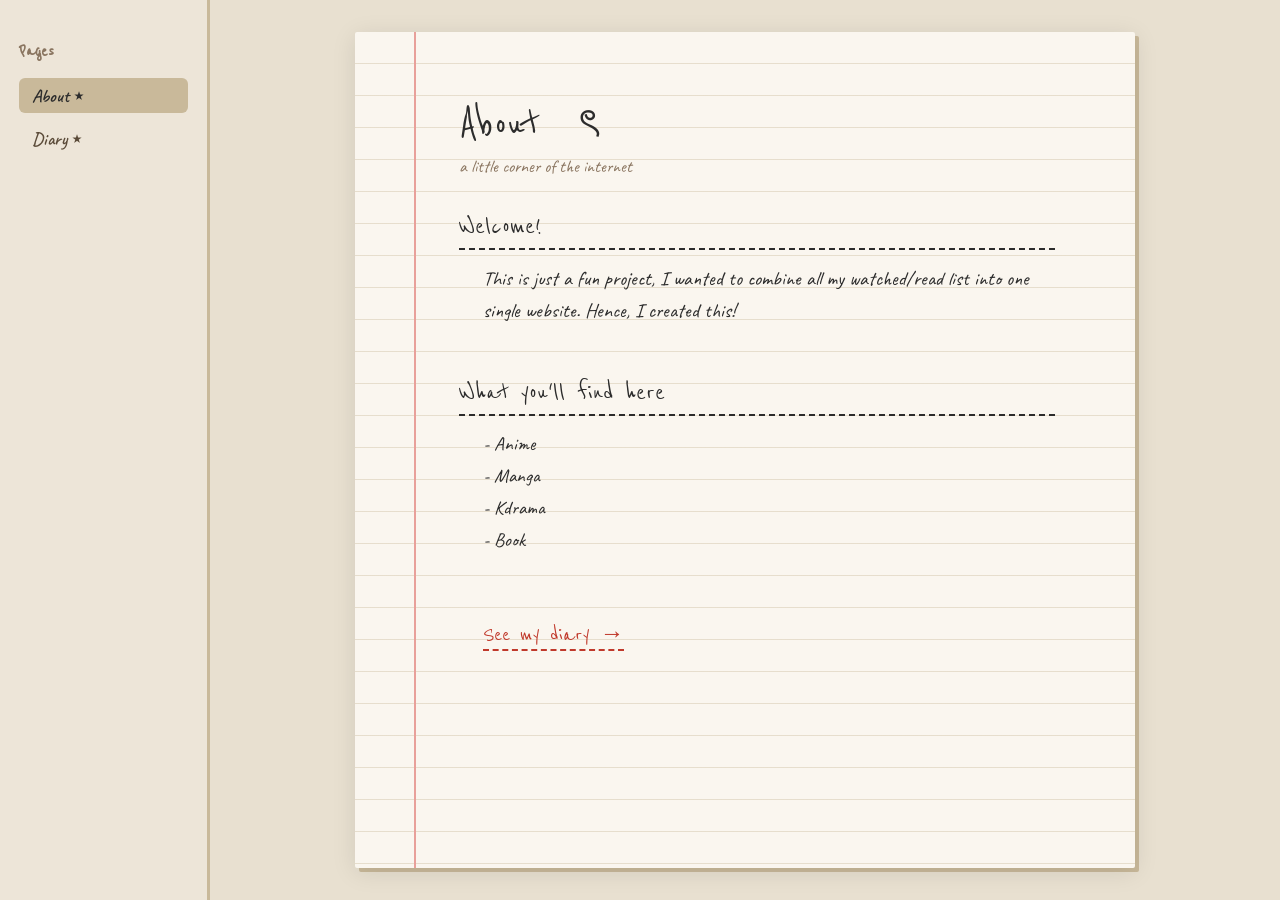
<file: index.html>
<!DOCTYPE html>
<html lang="en">
<head>
  <meta charset="UTF-8" />
  <meta name="viewport" content="width=device-width, initial-scale=1.0" />
  <title>ᨐฅ</title>
  <link rel="icon" type="image/png" href="favicon.png" />
  <link rel="stylesheet" href="style.css" />
</head>
<body>

  <nav id="sidebar">
    <h2>Pages</h2>
    <ul>
      <li><a href="index.html" class="nav-link active">About ⋆</a></li>
      <li><a href="diary.html" class="nav-link">Diary ⋆</a></li>
    </ul>
  </nav>

  <main id="content">
    <h1>About ۶۟ৎ</h1>
    <p class="subtitle">a little corner of the internet</p>

    <section>
      <h2>Welcome!</h2>
      <p class="about-text">
        This is just a fun project, I wanted to combine all my watched/read 
        list into one single website. Hence, I created this!
      </p>
    </section>

    <section>
      <h2>What you'll find here</h2>
      <ul class="about-list">
        <li>- Anime</li>
        <li>- Manga</li>
        <li>- Kdrama</li>
        <li>- Book</li>
      </ul>
    </section>

    <section>
      <a href="diary.html" class="cta">See my diary →</a>
    </section>

  </main>

  <script src="app.js"></script>
</body>
</html>
</file>
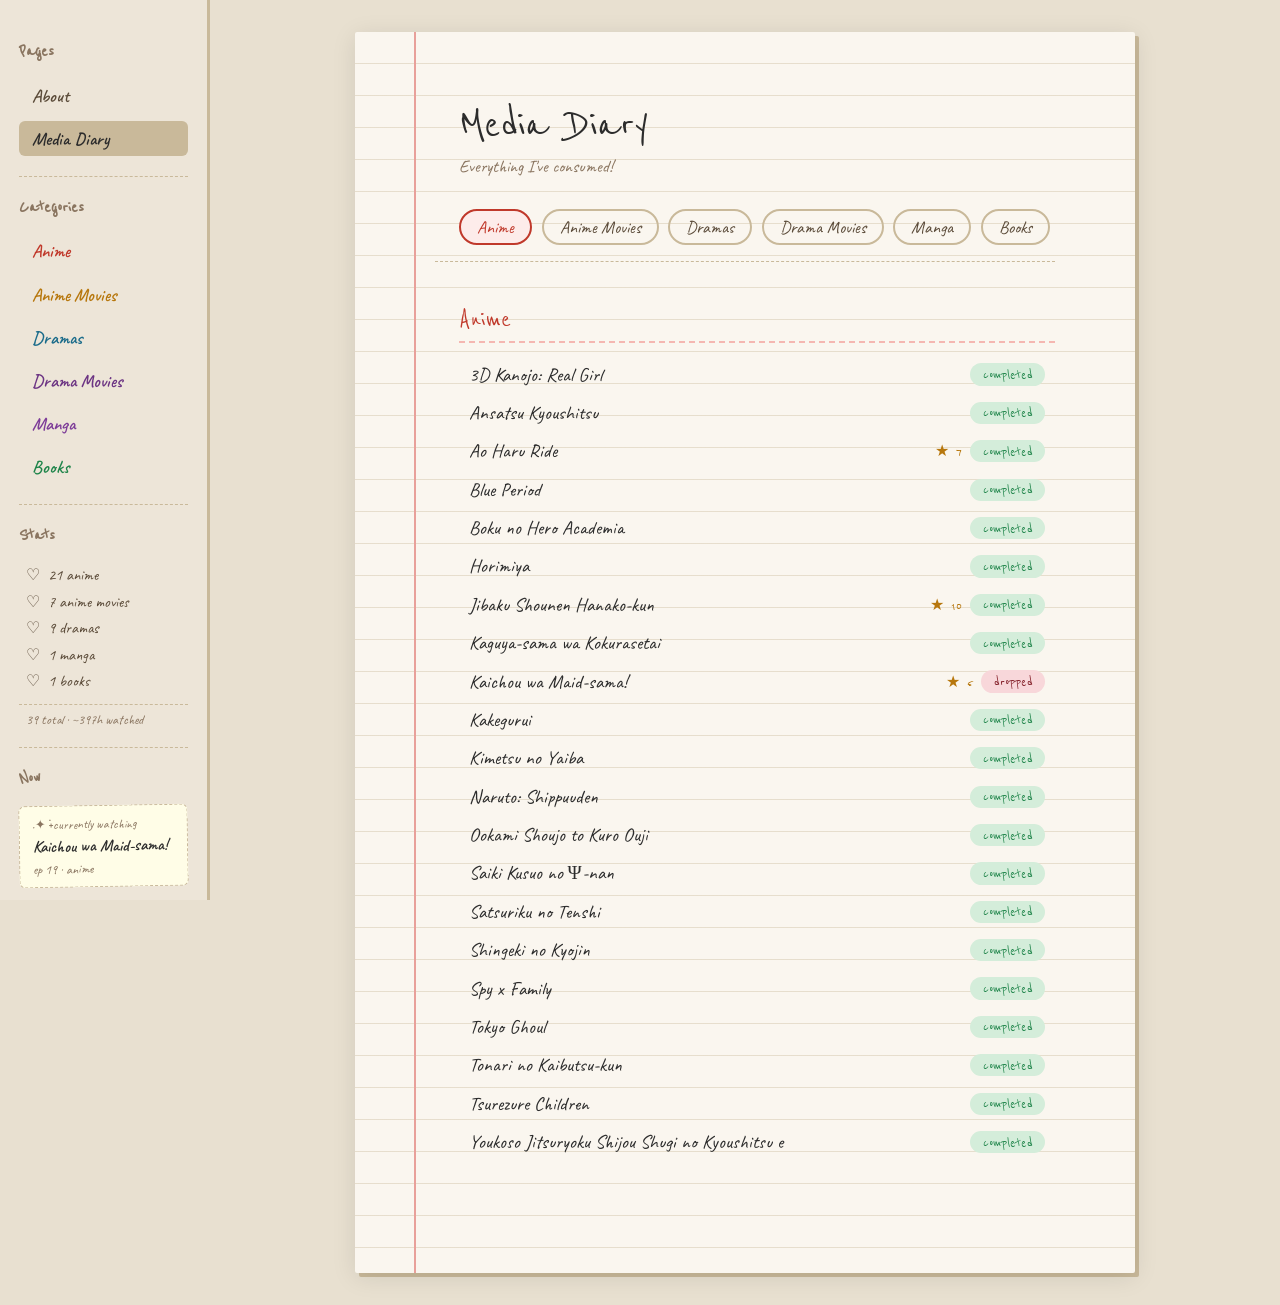
<file: diary.html>
<!DOCTYPE html>
<html lang="en">
<head>
  <meta charset="UTF-8" />
  <meta name="viewport" content="width=device-width, initial-scale=1.0" />
  <title>The Media Diary</title>
  <link rel="icon" type="image/png" href="favicon.png" />
  <link rel="stylesheet" href="style.css" />
</head>
<body>

  <nav id="sidebar">
    <h2>Pages</h2>
    <ul>
      <li><a href="index.html" class="nav-link">About</a></li>
      <li><a href="diary.html" class="nav-link active">Media Diary</a></li>
    </ul>
    <hr class="sidebar-divider" />
    <h2>Categories</h2>
    <ul>
      <li><a href="#anime"    class="nav-link cat">Anime</a></li>
      <li><a href="#movies"   class="nav-link cat">Anime Movies</a></li>
      <li><a href="#kdramas"  class="nav-link cat">Dramas</a></li>
      <li><a href="#cdmovies" class="nav-link cat">Drama Movies</a></li>
      <li><a href="#manga"    class="nav-link cat">Manga</a></li>
      <li><a href="#books"    class="nav-link cat">Books</a></li>
    </ul>

    <hr class="sidebar-divider" />
    <h2>Stats</h2>
    <div id="stats-block"></div>

    <hr class="sidebar-divider" />
    <h2>Now</h2>
    <div id="pinned-block"></div>
  </nav>

  <main id="content">
    <h1>Media Diary</h1>
    <p class="subtitle">Everything I've consumed!</p>

    <div class="tab-buttons">
      <button class="tab-btn active" data-target="anime">Anime</button>
      <button class="tab-btn" data-target="movies">Anime Movies</button>
      <button class="tab-btn" data-target="kdramas">Dramas</button>
      <button class="tab-btn" data-target="cdmovies">Drama Movies</button>
      <button class="tab-btn" data-target="manga">Manga</button>
      <button class="tab-btn" data-target="books">Books</button>
    </div>

    <section id="anime" class="tab-section active">
      <h2>Anime</h2>
      <ul class="media-list" id="anime-list"></ul>
    </section>

    <section id="movies" class="tab-section">
      <h2>Anime Movies</h2>
      <ul class="media-list" id="movies-list"></ul>
    </section>

    <section id="kdramas" class="tab-section">
      <h2>Dramas</h2>
      <ul class="media-list" id="kdramas-list"></ul>
    </section>

    <section id="cdmovies" class="tab-section">
      <h2>Drama Movies</h2>
      <ul class="media-list" id="cdmovies-list"></ul>
    </section>

    <section id="manga" class="tab-section">
      <h2>Manga/hua/hwa</h2>
      <ul class="media-list" id="manga-list"></ul>
    </section>

    <section id="books" class="tab-section">
      <h2>Books</h2>
      <ul class="media-list" id="books-list"></ul>
    </section>
  </main>

  <script src="data.js"></script>
  <script src="app.js"></script>
  <script src="sidebar-widgets.js"></script>
</body>
</html>
</file>
<file: style.css>
@import url('https://fonts.googleapis.com/css2?family=Caveat:wght@400;600&family=Reenie+Beanie&display=swap');

* { margin: 0; padding: 0; box-sizing: border-box; }

body {
  display: flex;
  font-family: 'Caveat', cursive;
  background: #e8e0d0;
  color: #2c2c2c;
  min-height: 100vh;
}

#sidebar {
  position: sticky;
  top: 0;
  height: 100vh;
  width: 210px;
  min-width: 210px;
  padding: 2.5rem 1.2rem;
  background: #ede5d8;
  border-right: 3px solid #c9b99a;
  z-index: 1;
  overflow-y: auto;
}

#sidebar::-webkit-scrollbar { width: 5px; }
#sidebar::-webkit-scrollbar-track { background: #ede5d8; }
#sidebar::-webkit-scrollbar-thumb { background: #c9b99a; border-radius: 10px; }
#sidebar::-webkit-scrollbar-thumb:hover { background: #a89070; }

#sidebar h2 {
  font-family: 'Reenie Beanie', cursive;
  font-size: 1.2rem;
  color: #8a7560;
  margin-bottom: 1rem;
}

#sidebar ul { list-style: none; }
#sidebar ul li { margin-bottom: 0.5rem; }

.sidebar-divider {
  border: none;
  border-top: 1.5px dashed #c9b99a;
  margin: 1.2rem 0;
}

.nav-link {
  text-decoration: none;
  font-family: 'Caveat', cursive;
  font-size: 1.15rem;
  padding: 0.35rem 0.8rem;
  border-radius: 6px;
  display: block;
  transition: all 0.2s;
  color: #5a4a38;
  font-weight: 600;
}

.nav-link:hover { background: rgba(0,0,0,0.06); }

.nav-link.active {
  background: #c9b99a;
  color: #2c2c2c;
}

.nav-link[href="#anime"]    { color: #c0392b; }
.nav-link[href="#movies"]   { color: #b7770d; }
.nav-link[href="#kdramas"]  { color: #1a6b8a; }
.nav-link[href="#cdmovies"] { color: #6c3483; }
.nav-link[href="#manga"]    { color: #7d3c98; }
.nav-link[href="#books"]    { color: #1e8449; }

/* stats */
.stat-row {
  font-size: 1rem;
  padding: 0.2rem 0.4rem;
  display: flex;
  gap: 0.5rem;
  color: #5a4a38;
}

.stat-total {
  margin-top: 0.6rem;
  font-size: 0.85rem;
  color: #8a7560;
  padding: 0.4rem 0.4rem 0;
  border-top: 1px dashed #c9b99a;
}

/* pinned note */
.pinned-note {
  background: #fffde7;
  border: 1.5px dashed #c9b99a;
  border-radius: 6px;
  padding: 0.6rem 0.8rem;
  margin-top: 0.3rem;
  transform: rotate(-1deg);
}

.pinned-label {
  font-size: 0.8rem;
  color: #8a7560;
  margin-bottom: 0.2rem;
}

.pinned-title {
  font-family: 'Caveat', cursive;
  font-size: 1.05rem;
  font-weight: 600;
  color: #2c2c2c;
  line-height: 1.3;
}

.pinned-ep {
  font-size: 0.85rem;
  color: #8a7560;
  margin-top: 0.2rem;
}

/* journal content */
#content {
  flex: 1;
  padding: 4rem 5rem;
  max-width: 780px;
  margin: 2rem auto;
  height: fit-content;
  min-height: calc(100vh - 4rem);
  background:
    linear-gradient(90deg, transparent 59px, #e8a09a 59px, #e8a09a 61px, transparent 61px),
    repeating-linear-gradient(transparent, transparent 31px, #c9b99a66 31px, #c9b99a66 32px);
  background-color: #faf6ef;
  box-shadow: 0 4px 24px rgba(0,0,0,0.10), 4px 4px 0px #c9b99a;
  border-radius: 2px;
}

#content h1 {
  font-family: 'Reenie Beanie', cursive;
  font-size: 3rem;
  font-weight: 400;
  padding-left: 1.5rem;
  margin-bottom: 0.2rem;
}

.subtitle {
  font-size: 1.1rem;
  color: #8a7560;
  padding-left: 1.5rem;
  margin-bottom: 2rem;
}

/* about page */
.about-text {
  font-size: 1.25rem;
  line-height: 2rem;
  padding-left: 1.5rem;
  max-width: 600px;
}

.about-list {
  list-style: none;
  padding-left: 1.5rem;
  margin-top: 0.5rem;
}

.about-list li {
  font-size: 1.2rem;
  line-height: 2rem;
}

.cta {
  display: inline-block;
  margin-left: 1.5rem;
  margin-top: 1rem;
  font-family: 'Reenie Beanie', cursive;
  font-size: 1.5rem;
  color: #c0392b;
  text-decoration: none;
  border-bottom: 2px dashed #c0392b;
  transition: opacity 0.2s;
}

.cta:hover { opacity: 0.7; }

/* tabs */
.tab-buttons {
  display: flex;
  gap: 0.6rem;
  padding-left: 1.5rem;
  margin-bottom: 2.5rem;
  flex-wrap: wrap;
  border-bottom: 1.5px dashed #c9b99a;
  padding-bottom: 1rem;
}

.tab-btn {
  font-family: 'Caveat', cursive;
  font-size: 1.1rem;
  padding: 0.3rem 1rem;
  border-radius: 20px;
  border: 2px solid #c9b99a;
  background: transparent;
  cursor: pointer;
  transition: all 0.2s;
  color: #5a4a38;
}

.tab-btn:hover { background: #ede5d8; }

.tab-btn[data-target="anime"].active    { background: #fdecea; border-color: #c0392b; color: #c0392b; }
.tab-btn[data-target="movies"].active   { background: #fef9e7; border-color: #b7770d; color: #b7770d; }
.tab-btn[data-target="kdramas"].active  { background: #e8f6f9; border-color: #1a6b8a; color: #1a6b8a; }
.tab-btn[data-target="cdmovies"].active { background: #f5eef8; border-color: #6c3483; color: #6c3483; }
.tab-btn[data-target="manga"].active    { background: #f5eef8; border-color: #7d3c98; color: #7d3c98; }
.tab-btn[data-target="books"].active    { background: #eafaf1; border-color: #1e8449; color: #1e8449; }

.tab-section { display: none; padding-left: 1.5rem; }
.tab-section.active { display: block; }

section h2 {
  font-family: 'Reenie Beanie', cursive;
  font-size: 1.8rem;
  font-weight: 400;
  margin-bottom: 0.8rem;
  border-bottom: 2px dashed;
  padding-bottom: 0.3rem;
}

section { margin-bottom: 3rem; padding-left: 1.5rem; }

section#anime    h2 { color: #c0392b; border-bottom-color: #f5b7b1; }
section#movies   h2 { color: #b7770d; border-bottom-color: #f9e4b7; }
section#kdramas  h2 { color: #1a6b8a; border-bottom-color: #a9cce3; }
section#cdmovies h2 { color: #6c3483; border-bottom-color: #d7bde2; }
section#manga    h2 { color: #7d3c98; border-bottom-color: #d7bde2; }
section#books    h2 { color: #1e8449; border-bottom-color: #a9dfbf; }

.media-list { list-style: none; }

.media-list li {
  padding: 0.45rem 0.6rem;
  display: flex;
  justify-content: space-between;
  align-items: center;
  border-radius: 4px;
  transition: background 0.15s;
}

.media-list li:hover { background: rgba(0,0,0,0.04); }

.title { font-size: 1.2rem; }

.country {
  font-size: 0.85rem;
  color: #aaa;
  font-family: 'Caveat', cursive;
  margin-left: 0.4rem;
}

.meta { display: flex; align-items: center; gap: 0.5rem; }

.score {
  font-family: 'Reenie Beanie', cursive;
  font-size: 1rem;
  color: #b7770d;
}

.status {
  font-family: 'Reenie Beanie', cursive;
  font-size: 1rem;
  padding: 0.1rem 0.8rem;
  border-radius: 20px;
}

.status.completed { background: #d4edda; color: #1e8449; }
.status.watching  { background: #fff3cd; color: #856404; }
.status.dropped   { background: #f8d7da; color: #842029; }
.status.planned   { background: #e2e3e5; color: #383d41; }

/* main page scrollbar */
::-webkit-scrollbar { width: 8px; }
::-webkit-scrollbar-track { background: #e8e0d0; }
::-webkit-scrollbar-thumb { background: #c9b99a; border-radius: 10px; }
::-webkit-scrollbar-thumb:hover { background: #a89070; }
</file>
